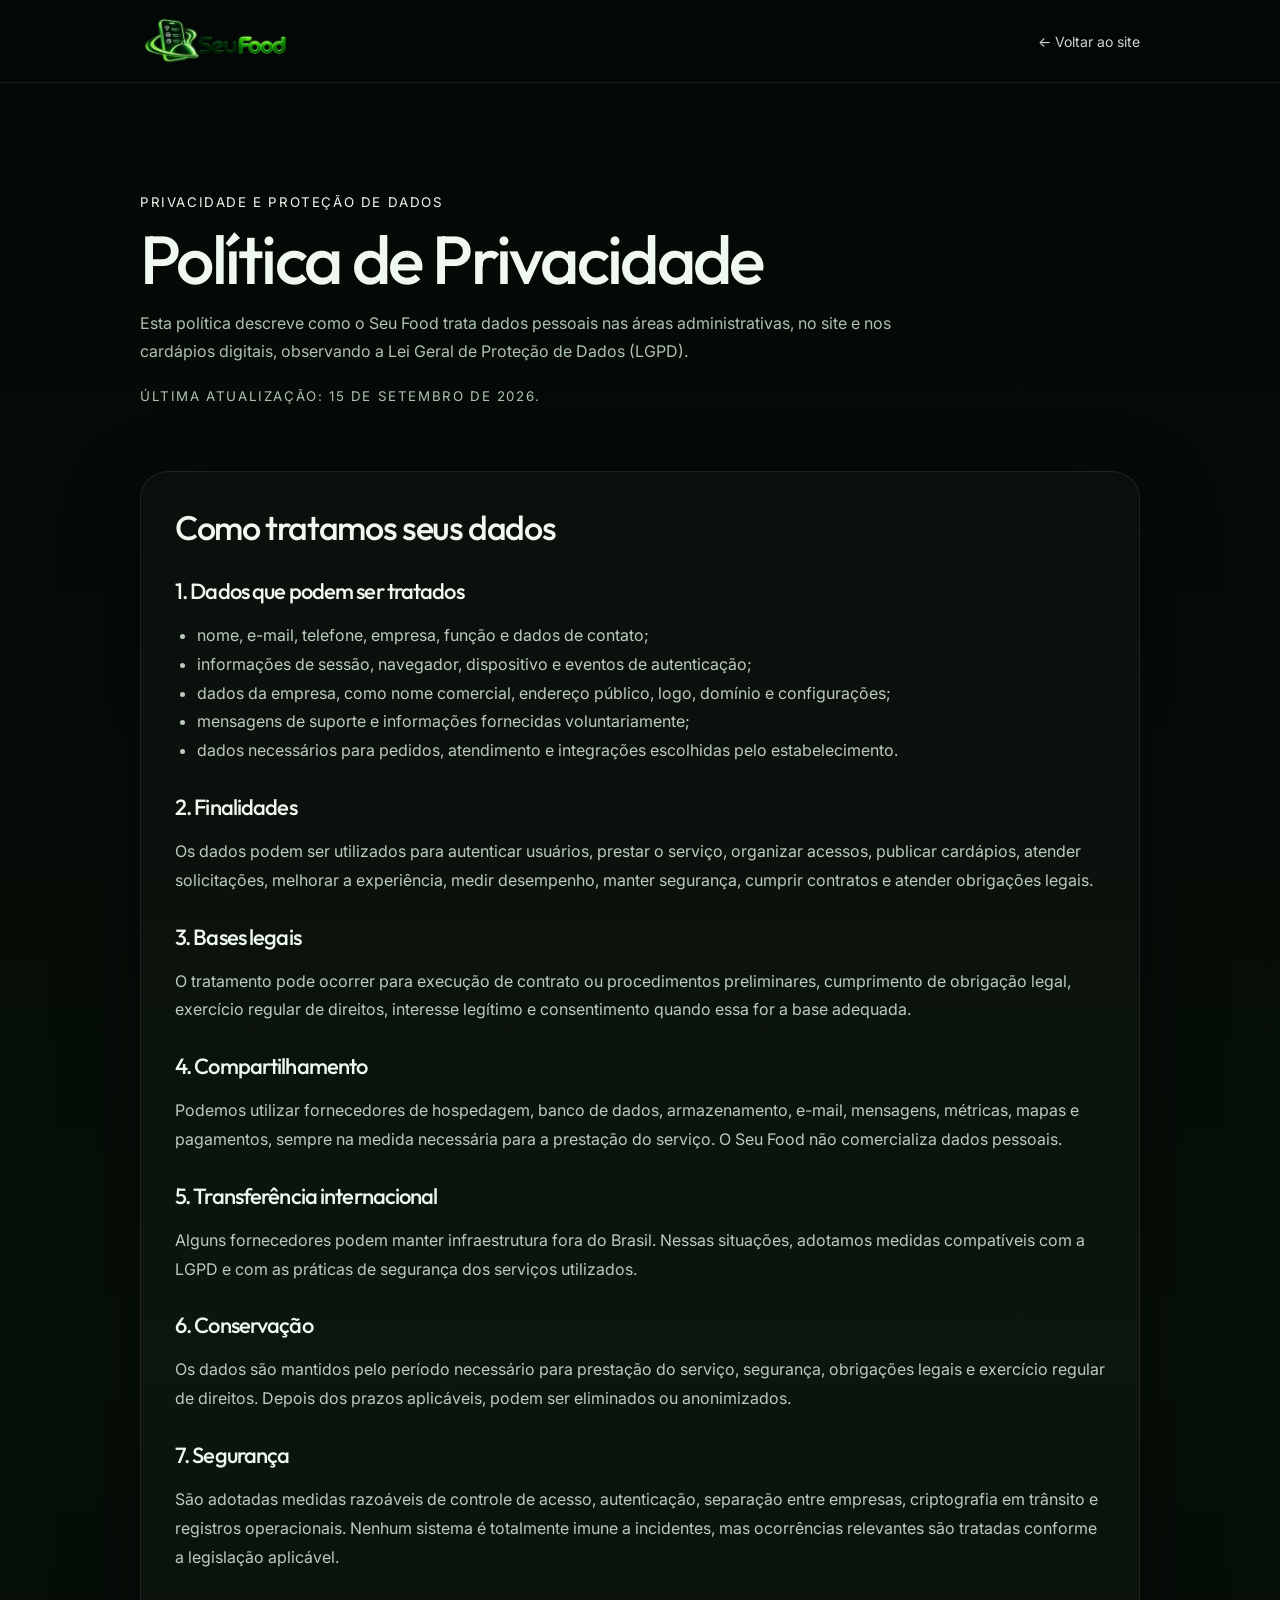
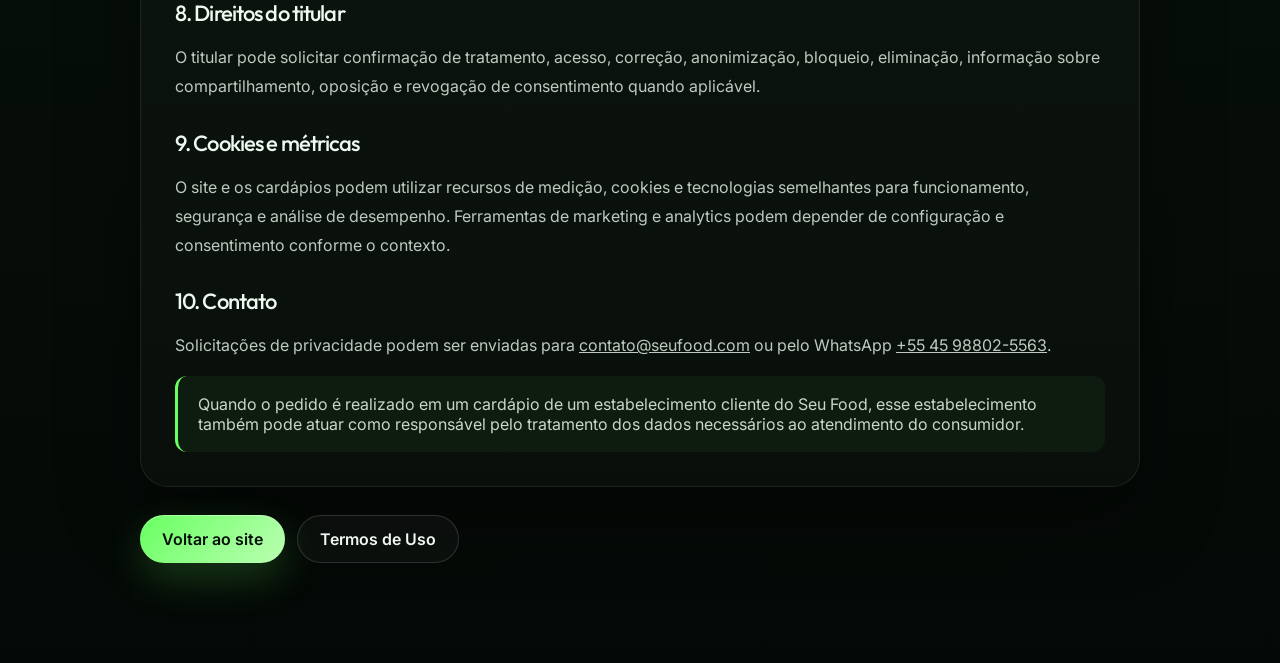
<file: politica-de-privacidade.html>
<!doctype html><html lang="pt-BR"><head><meta charset="utf-8"><meta name="viewport" content="width=device-width,initial-scale=1"><meta name="theme-color" content="#040806"><meta name="robots" content="index,follow"><meta name="description" content="Política de Privacidade do Seu Food e tratamento de dados pessoais em cardápios digitais, painéis e atendimento."><title>Política de Privacidade | Seu Food</title><link rel="canonical" href="https://wakiloncardapio.github.io/siteseufood/politica-de-privacidade.html"><link rel="icon" type="image/png" href="assets/favicon.png"><link rel="preconnect" href="https://fonts.googleapis.com"><link rel="preconnect" href="https://fonts.gstatic.com" crossorigin><link href="https://fonts.googleapis.com/css2?family=Inter:wght@400;500;600&family=Outfit:wght@300;400;500;600&display=swap" rel="stylesheet"><link rel="stylesheet" href="styles.css"><link rel="stylesheet" href="seo.css"></head><body class="legal-page"><header class="legal-top"><div class="legal-top-inner"><a href="./"><img src="assets/logo-seufood-exato.webp" alt="Seu Food"></a><a class="legal-back" href="./">← Voltar ao site</a></div></header><main class="legal-main"><section class="legal-hero"><small>PRIVACIDADE E PROTEÇÃO DE DADOS</small><h1>Política de Privacidade</h1><p>Esta política descreve como o Seu Food trata dados pessoais nas áreas administrativas, no site e nos cardápios digitais, observando a Lei Geral de Proteção de Dados (LGPD).</p><p><small>Última atualização: 15 de setembro de 2026.</small></p></section><article class="legal-card"><h2>Como tratamos seus dados</h2><h3>1. Dados que podem ser tratados</h3><ul><li>nome, e-mail, telefone, empresa, função e dados de contato;</li><li>informações de sessão, navegador, dispositivo e eventos de autenticação;</li><li>dados da empresa, como nome comercial, endereço público, logo, domínio e configurações;</li><li>mensagens de suporte e informações fornecidas voluntariamente;</li><li>dados necessários para pedidos, atendimento e integrações escolhidas pelo estabelecimento.</li></ul><h3>2. Finalidades</h3><p>Os dados podem ser utilizados para autenticar usuários, prestar o serviço, organizar acessos, publicar cardápios, atender solicitações, melhorar a experiência, medir desempenho, manter segurança, cumprir contratos e atender obrigações legais.</p><h3>3. Bases legais</h3><p>O tratamento pode ocorrer para execução de contrato ou procedimentos preliminares, cumprimento de obrigação legal, exercício regular de direitos, interesse legítimo e consentimento quando essa for a base adequada.</p><h3>4. Compartilhamento</h3><p>Podemos utilizar fornecedores de hospedagem, banco de dados, armazenamento, e-mail, mensagens, métricas, mapas e pagamentos, sempre na medida necessária para a prestação do serviço. O Seu Food não comercializa dados pessoais.</p><h3>5. Transferência internacional</h3><p>Alguns fornecedores podem manter infraestrutura fora do Brasil. Nessas situações, adotamos medidas compatíveis com a LGPD e com as práticas de segurança dos serviços utilizados.</p><h3>6. Conservação</h3><p>Os dados são mantidos pelo período necessário para prestação do serviço, segurança, obrigações legais e exercício regular de direitos. Depois dos prazos aplicáveis, podem ser eliminados ou anonimizados.</p><h3>7. Segurança</h3><p>São adotadas medidas razoáveis de controle de acesso, autenticação, separação entre empresas, criptografia em trânsito e registros operacionais. Nenhum sistema é totalmente imune a incidentes, mas ocorrências relevantes são tratadas conforme a legislação aplicável.</p><h3>8. Direitos do titular</h3><p>O titular pode solicitar confirmação de tratamento, acesso, correção, anonimização, bloqueio, eliminação, informação sobre compartilhamento, oposição e revogação de consentimento quando aplicável.</p><h3>9. Cookies e métricas</h3><p>O site e os cardápios podem utilizar recursos de medição, cookies e tecnologias semelhantes para funcionamento, segurança e análise de desempenho. Ferramentas de marketing e analytics podem depender de configuração e consentimento conforme o contexto.</p><h3>10. Contato</h3><p>Solicitações de privacidade podem ser enviadas para <a href="mailto:contato@seufood.com">contato@seufood.com</a> ou pelo WhatsApp <a href="https://wa.me/5545988025563">+55 45 98802-5563</a>.</p><div class="legal-note">Quando o pedido é realizado em um cardápio de um estabelecimento cliente do Seu Food, esse estabelecimento também pode atuar como responsável pelo tratamento dos dados necessários ao atendimento do consumidor.</div></article><div class="legal-actions"><a class="btn btn-primary" href="./">Voltar ao site</a><a class="btn btn-ghost" href="termos-de-uso.html">Termos de Uso</a></div></main></body></html>
</file>
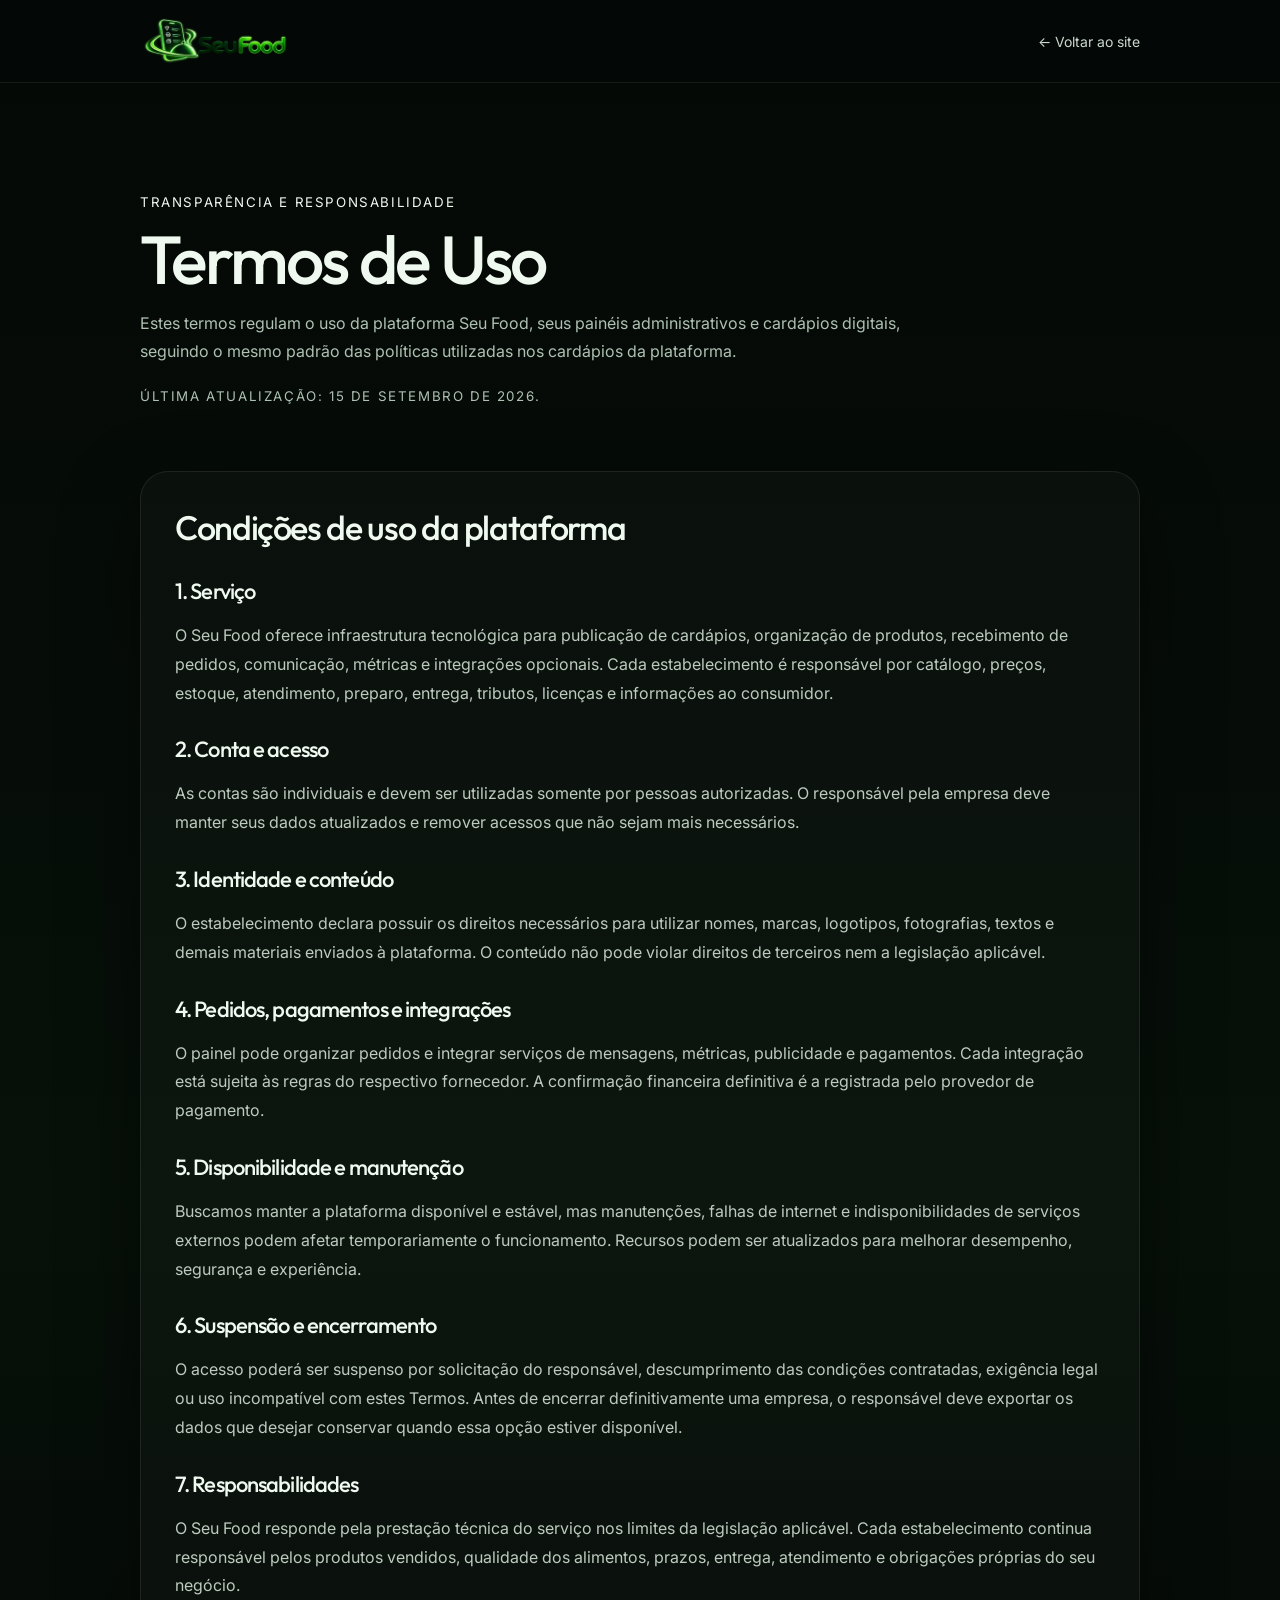
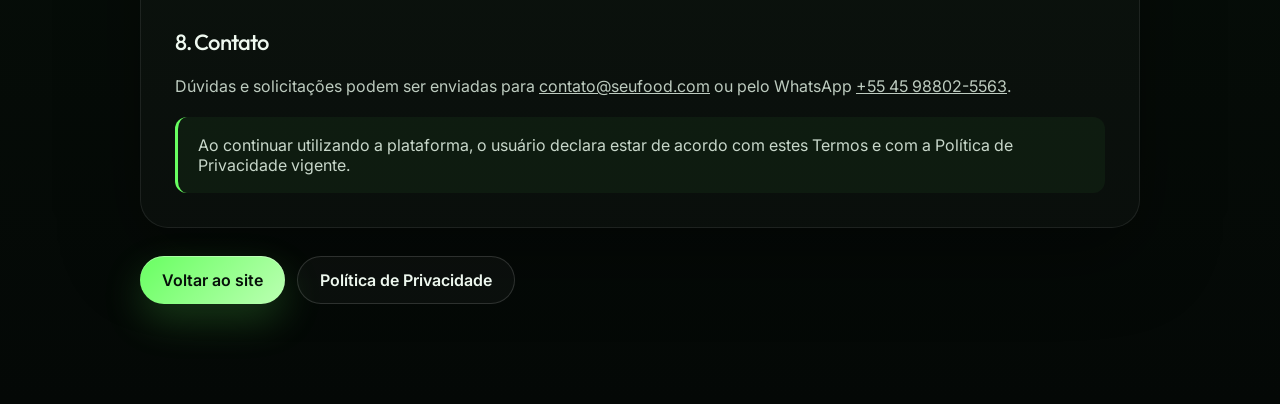
<file: termos-de-uso.html>
<!doctype html><html lang="pt-BR"><head><meta charset="utf-8"><meta name="viewport" content="width=device-width,initial-scale=1"><meta name="theme-color" content="#040806"><meta name="robots" content="index,follow"><meta name="description" content="Termos de Uso da plataforma Seu Food para cardápios digitais, gestão, pedidos e pagamentos."><title>Termos de Uso | Seu Food</title><link rel="canonical" href="https://wakiloncardapio.github.io/siteseufood/termos-de-uso.html"><link rel="icon" type="image/png" href="assets/favicon.png"><link rel="preconnect" href="https://fonts.googleapis.com"><link rel="preconnect" href="https://fonts.gstatic.com" crossorigin><link href="https://fonts.googleapis.com/css2?family=Inter:wght@400;500;600&family=Outfit:wght@300;400;500;600&display=swap" rel="stylesheet"><link rel="stylesheet" href="styles.css"><link rel="stylesheet" href="seo.css"></head><body class="legal-page"><header class="legal-top"><div class="legal-top-inner"><a href="./"><img src="assets/logo-seufood-exato.webp" alt="Seu Food"></a><a class="legal-back" href="./">← Voltar ao site</a></div></header><main class="legal-main"><section class="legal-hero"><small>TRANSPARÊNCIA E RESPONSABILIDADE</small><h1>Termos de Uso</h1><p>Estes termos regulam o uso da plataforma Seu Food, seus painéis administrativos e cardápios digitais, seguindo o mesmo padrão das políticas utilizadas nos cardápios da plataforma.</p><p><small>Última atualização: 15 de setembro de 2026.</small></p></section><article class="legal-card"><h2>Condições de uso da plataforma</h2><h3>1. Serviço</h3><p>O Seu Food oferece infraestrutura tecnológica para publicação de cardápios, organização de produtos, recebimento de pedidos, comunicação, métricas e integrações opcionais. Cada estabelecimento é responsável por catálogo, preços, estoque, atendimento, preparo, entrega, tributos, licenças e informações ao consumidor.</p><h3>2. Conta e acesso</h3><p>As contas são individuais e devem ser utilizadas somente por pessoas autorizadas. O responsável pela empresa deve manter seus dados atualizados e remover acessos que não sejam mais necessários.</p><h3>3. Identidade e conteúdo</h3><p>O estabelecimento declara possuir os direitos necessários para utilizar nomes, marcas, logotipos, fotografias, textos e demais materiais enviados à plataforma. O conteúdo não pode violar direitos de terceiros nem a legislação aplicável.</p><h3>4. Pedidos, pagamentos e integrações</h3><p>O painel pode organizar pedidos e integrar serviços de mensagens, métricas, publicidade e pagamentos. Cada integração está sujeita às regras do respectivo fornecedor. A confirmação financeira definitiva é a registrada pelo provedor de pagamento.</p><h3>5. Disponibilidade e manutenção</h3><p>Buscamos manter a plataforma disponível e estável, mas manutenções, falhas de internet e indisponibilidades de serviços externos podem afetar temporariamente o funcionamento. Recursos podem ser atualizados para melhorar desempenho, segurança e experiência.</p><h3>6. Suspensão e encerramento</h3><p>O acesso poderá ser suspenso por solicitação do responsável, descumprimento das condições contratadas, exigência legal ou uso incompatível com estes Termos. Antes de encerrar definitivamente uma empresa, o responsável deve exportar os dados que desejar conservar quando essa opção estiver disponível.</p><h3>7. Responsabilidades</h3><p>O Seu Food responde pela prestação técnica do serviço nos limites da legislação aplicável. Cada estabelecimento continua responsável pelos produtos vendidos, qualidade dos alimentos, prazos, entrega, atendimento e obrigações próprias do seu negócio.</p><h3>8. Contato</h3><p>Dúvidas e solicitações podem ser enviadas para <a href="mailto:contato@seufood.com">contato@seufood.com</a> ou pelo WhatsApp <a href="https://wa.me/5545988025563">+55 45 98802-5563</a>.</p><div class="legal-note">Ao continuar utilizando a plataforma, o usuário declara estar de acordo com estes Termos e com a Política de Privacidade vigente.</div></article><div class="legal-actions"><a class="btn btn-primary" href="./">Voltar ao site</a><a class="btn btn-ghost" href="politica-de-privacidade.html">Política de Privacidade</a></div></main></body></html>
</file>
<file: styles.css>
@import url("./styles-base.css?v=14");
@import url("./r2-overrides.css?v=14");
@import url("./mobile-v13.css?v=14");

/* Ajuste mobile da capa do plano - v14 */
@media (max-width:740px){
  .purchase-card .checkout-media{
    display:block!important;
    width:100%!important;
    height:auto!important;
    min-height:0!important;
    aspect-ratio:2000/768!important;
    padding:7px!important;
    margin:0 0 16px!important;
    overflow:hidden!important;
    border-radius:17px!important;
    background:linear-gradient(180deg,rgba(19,40,27,.72),rgba(8,18,12,.9))!important;
  }

  .purchase-card .checkout-media img{
    display:block!important;
    width:100%!important;
    height:100%!important;
    max-width:100%!important;
    max-height:none!important;
    object-fit:contain!important;
    object-position:center center!important;
    border-radius:12px!important;
    transform:none!important;
    margin:0 auto!important;
  }
}

@media (max-width:390px){
  .purchase-card .checkout-media{
    padding:6px!important;
    border-radius:15px!important;
  }

  .purchase-card .checkout-media img{
    border-radius:10px!important;
  }
}
</file>
<file: seo.css>
.product-stage{min-height:565px;transition:transform .18s ease-out;background:linear-gradient(180deg,rgba(8,29,16,.72),rgba(4,12,7,.92)),radial-gradient(circle at 25% 20%,rgba(120,255,115,.12),transparent 25%)}.product-stage>img{width:min(112%,760px);max-width:none;filter:drop-shadow(0 30px 55px rgba(0,0,0,.5))}.hero h1{margin-top:22px}.nationwide{background:radial-gradient(circle at 78% 45%,rgba(101,255,96,.08),transparent 28%)}.nationwide-grid{display:grid;grid-template-columns:1fr .9fr;gap:42px;align-items:center}.coverage-card{padding:32px;border:1px solid var(--line);border-radius:30px;background:linear-gradient(180deg,rgba(255,255,255,.045),rgba(255,255,255,.02));box-shadow:var(--shadow),inset 0 1px 0 rgba(255,255,255,.045)}.coverage-card strong{display:block;font-family:Outfit,sans-serif;font-size:30px;font-weight:500;color:#fff;margin-bottom:14px}.coverage-card p{color:var(--muted);line-height:1.75;margin:0}.coverage-tags{display:flex;flex-wrap:wrap;gap:10px;margin:24px 0}.coverage-tags span{padding:9px 13px;border-radius:999px;background:rgba(102,255,96,.08);border:1px solid rgba(102,255,96,.14);color:#dfffe0;font-size:13px}.coverage-card small{color:#91a694}.footer-wrap{display:grid;grid-template-columns:1.2fr .8fr;gap:36px;align-items:start}.footer-brand img{width:170px;margin-bottom:12px}.footer-brand p{color:var(--muted);line-height:1.65;max-width:560px}.footer-links{display:grid;grid-template-columns:repeat(2,minmax(120px,1fr));gap:12px 22px}.footer-links a{color:#c8d6ca;font-size:14px}.footer-links a:hover{color:#fff}.footer-bottom{display:flex;justify-content:space-between;gap:20px}.skip-link{position:fixed;left:20px;top:-80px;z-index:9999;padding:12px 16px;background:#fff;color:#111;border-radius:10px}.skip-link:focus{top:16px}.legal-page{background:linear-gradient(180deg,#040806,#071009 60%,#040806);min-height:100vh}.legal-top{position:sticky;top:0;z-index:20;border-bottom:1px solid var(--line);background:rgba(4,8,6,.9);backdrop-filter:blur(16px)}.legal-top-inner{width:min(calc(100% - 40px),1000px);margin:auto;min-height:82px;display:flex;align-items:center;justify-content:space-between;gap:20px}.legal-top img{width:150px}.legal-back{font-size:14px;color:#cbd8ce}.legal-main{width:min(calc(100% - 40px),1000px);margin:auto;padding:70px 0 100px}.legal-hero{padding:38px 0 28px}.legal-hero small{color:var(--green2);letter-spacing:.12em;text-transform:uppercase}.legal-hero h1,.legal-card h2,.legal-card h3{font-family:Outfit,sans-serif;letter-spacing:-.04em}.legal-hero h1{font-size:clamp(42px,6vw,68px);font-weight:500;margin:14px 0}.legal-hero p{color:var(--muted);line-height:1.75;max-width:780px}.legal-nav{display:flex;flex-wrap:wrap;gap:10px;margin:12px 0 28px}.legal-nav a{padding:10px 14px;border:1px solid var(--line);border-radius:999px;background:rgba(255,255,255,.03);font-size:13px;color:#d5e2d7}.legal-card{padding:34px;border:1px solid var(--line);border-radius:28px;background:rgba(255,255,255,.025);margin:18px 0;box-shadow:var(--shadow)}.legal-card h2{font-size:34px;font-weight:500;margin:0 0 18px}.legal-card h3{font-size:22px;font-weight:500;margin:28px 0 10px}.legal-card p,.legal-card li{color:#bdcbbf;line-height:1.8}.legal-card a{color:var(--green2);text-decoration:underline}.legal-card ul{padding-left:22px}.legal-note{padding:18px 20px;border-left:3px solid var(--green);background:rgba(102,255,96,.05);border-radius:12px;color:#c8d7ca}.legal-actions{margin-top:28px;display:flex;gap:12px;flex-wrap:wrap}@media(max-width:980px){.nationwide-grid{grid-template-columns:1fr}.product-stage{min-height:500px}.footer-wrap{grid-template-columns:1fr}.footer-links{max-width:520px}}@media(max-width:640px){.product-stage{min-height:390px}.product-stage>img{width:128%;max-width:none}.float-card{transform:scale(.85)}.float-one{left:8px;top:10px}.float-two{right:8px;bottom:10px}.coverage-card{padding:24px}.footer-links{grid-template-columns:1fr}.footer-bottom{flex-direction:column}.legal-top-inner,.legal-main{width:min(calc(100% - 28px),1000px)}.legal-card{padding:24px}.legal-hero{padding-top:22px}}@media(prefers-reduced-motion:reduce){*{scroll-behavior:auto!important}.orb,.ticker,.product-stage>img,.float-card,.ring-two{animation:none!important}.reveal{opacity:1!important;transform:none!important;transition:none!important}}
</file>
